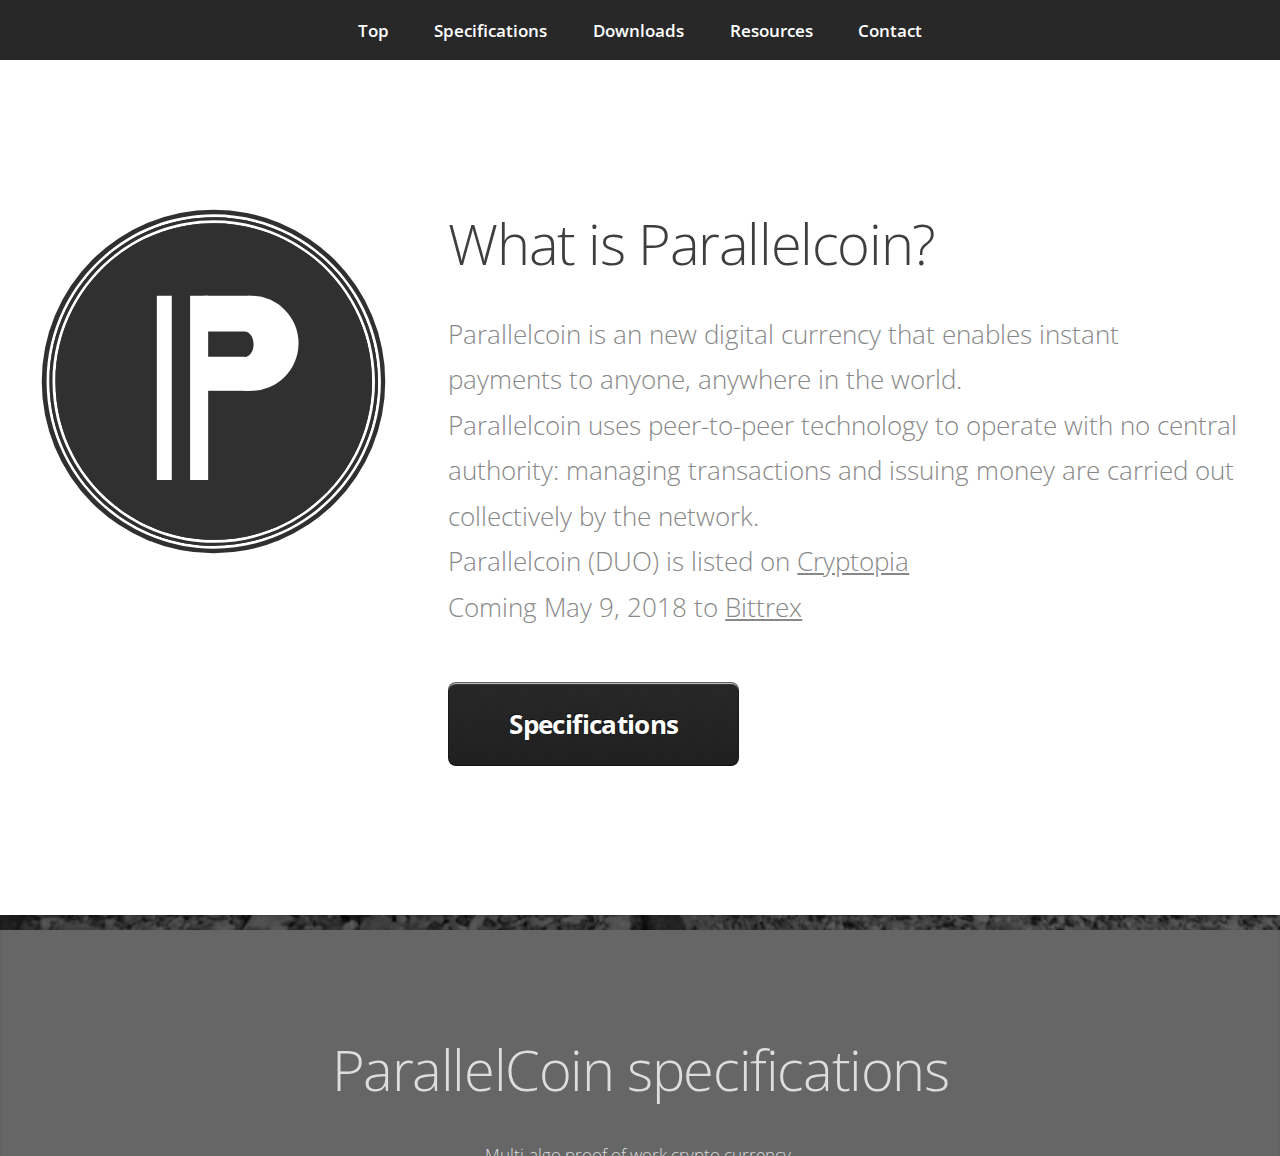
<file: index.html>
<html xmlns="http://www.w3.org/1999/xhtml" lang="en">

<head>
	<meta http-equiv="Content-Type" content="text/html; charset=utf-8" />
	<meta name="description" content="HTTrack is an easy-to-use website mirror utility. It allows you to download a World Wide website from the Internet to a local directory,building recursively all structures, getting html, images, and other files from the server to your computer. Links are rebuiltrelatively so that you can freely browse to the local site (works with any browser). You can mirror several sites together so that you can jump from one toanother. You can, also, update an existing mirror site, or resume an interrupted download. The robot is fully configurable, with an integrated help" />
	<meta name="keywords" content="httrack, HTTRACK, HTTrack, winhttrack, WINHTTRACK, WinHTTrack, offline browser, web mirror utility, aspirateur web, surf offline, web capture, www mirror utility, browse offline, local  site builder, website mirroring, aspirateur www, internet grabber, capture de site web, internet tool, hors connexion, unix, dos, windows 95, windows 98, solaris, ibm580, AIX 4.0, HTS, HTGet, web aspirator, web aspirateur, libre, GPL, GNU, free software" />
	<title>Local index - HTTrack Website Copier</title>
  <!-- Mirror and index made by HTTrack Website Copier/3.49-2 [XR&CO'2014] -->
	<style type="text/css">
	<!--

body {
	margin: 0;  padding: 0;  margin-bottom: 15px;  margin-top: 8px;
	background: #77b;
}
body, td {
	font: 14px "Trebuchet MS", Verdana, Arial, Helvetica, sans-serif;
	}

#subTitle {
	background: #000;  color: #fff;  padding: 4px;  font-weight: bold; 
	}

#siteNavigation a, #siteNavigation .current {
	font-weight: bold;  color: #448;
	}
#siteNavigation a:link    { text-decoration: none; }
#siteNavigation a:visited { text-decoration: none; }

#siteNavigation .current { background-color: #ccd; }

#siteNavigation a:hover   { text-decoration: none;  background-color: #fff;  color: #000; }
#siteNavigation a:active  { text-decoration: none;  background-color: #ccc; }


a:link    { text-decoration: underline;  color: #00f; }
a:visited { text-decoration: underline;  color: #000; }
a:hover   { text-decoration: underline;  color: #c00; }
a:active  { text-decoration: underline; }

#pageContent {
	clear: both;
	border-bottom: 6px solid #000;
	padding: 10px;  padding-top: 20px;
	line-height: 1.65em;
	background-image: url(backblue.gif);
	background-repeat: no-repeat;
	background-position: top right;
	}

#pageContent, #siteNavigation {
	background-color: #ccd;
	}


.imgLeft  { float: left;   margin-right: 10px;  margin-bottom: 10px; }
.imgRight { float: right;  margin-left: 10px;   margin-bottom: 10px; }

hr { height: 1px;  color: #000;  background-color: #000;  margin-bottom: 15px; }

h1 { margin: 0;  font-weight: bold;  font-size: 2em; }
h2 { margin: 0;  font-weight: bold;  font-size: 1.6em; }
h3 { margin: 0;  font-weight: bold;  font-size: 1.3em; }
h4 { margin: 0;  font-weight: bold;  font-size: 1.18em; }

.blak { background-color: #000; }
.hide { display: none; }
.tableWidth { min-width: 400px; }

.tblRegular       { border-collapse: collapse; }
.tblRegular td    { padding: 6px;  background-image: url(fade.gif);  border: 2px solid #99c; }
.tblHeaderColor, .tblHeaderColor td { background: #99c; }
.tblNoBorder td   { border: 0; }


// -->
</style>

</head>

<table width="76%" border="0" align="center" cellspacing="0" cellpadding="3" class="tableWidth">
	<tr>
	<td id="subTitle">HTTrack Website Copier - Open Source offline browser</td>
	</tr>
</table>
<table width="76%" border="0" align="center" cellspacing="0" cellpadding="0" class="tableWidth">
<tr class="blak">
<td>
	<table width="100%" border="0" align="center" cellspacing="1" cellpadding="0">
	<tr>
	<td colspan="6"> 
		<table width="100%" border="0" align="center" cellspacing="0" cellpadding="10">
		<tr> 
		<td id="pageContent"> 
<!-- ==================== End prologue ==================== -->

	<meta name="generator" content="HTTrack Website Copier/3.x">
	<TITLE>Local index - HTTrack</TITLE>
</HEAD>
<BODY>
<H1 ALIGN=Center>Index of locally available sites:</H1>
	<TABLE BORDER="0" WIDTH="100%" CELLSPACING="1" CELLPADDING="0">
		<TR>
			<TD BACKGROUND="fade.gif">
				&middot;
					<A HREF="parallelcoin.info/index.html">
						ParallelCoin - DUO
					</A>		
			</TD>
		</TR>
	</TABLE>
	<BR>
	<BR>
	<BR>
  	<H6 ALIGN="RIGHT">
	<I>Mirror and index made by HTTrack Website Copier [XR&amp;CO'2008]</I>
	</H6>
	<!-- Mirror and index made by HTTrack Website Copier/3.49-2 [XR&CO'2014] -->
	<!-- Thanks for using HTTrack Website Copier! -->
	<meta HTTP-EQUIV="Refresh" CONTENT="0; URL=parallelcoin.info/index.html">


<!-- ==================== Start epilogue ==================== -->
		</td>
		</tr>
		</table>
	</td>
	</tr>
	</table>
</td>
</tr>
</table>

<table width="76%" border="0" align="center" valign="bottom" cellspacing="0" cellpadding="0">
	<tr>
	<td id="footer"><small>&copy; 2008 Xavier Roche & other contributors - Web Design: Leto Kauler.</small></td>
	</tr>
</table>

</body>

</html>
</file>
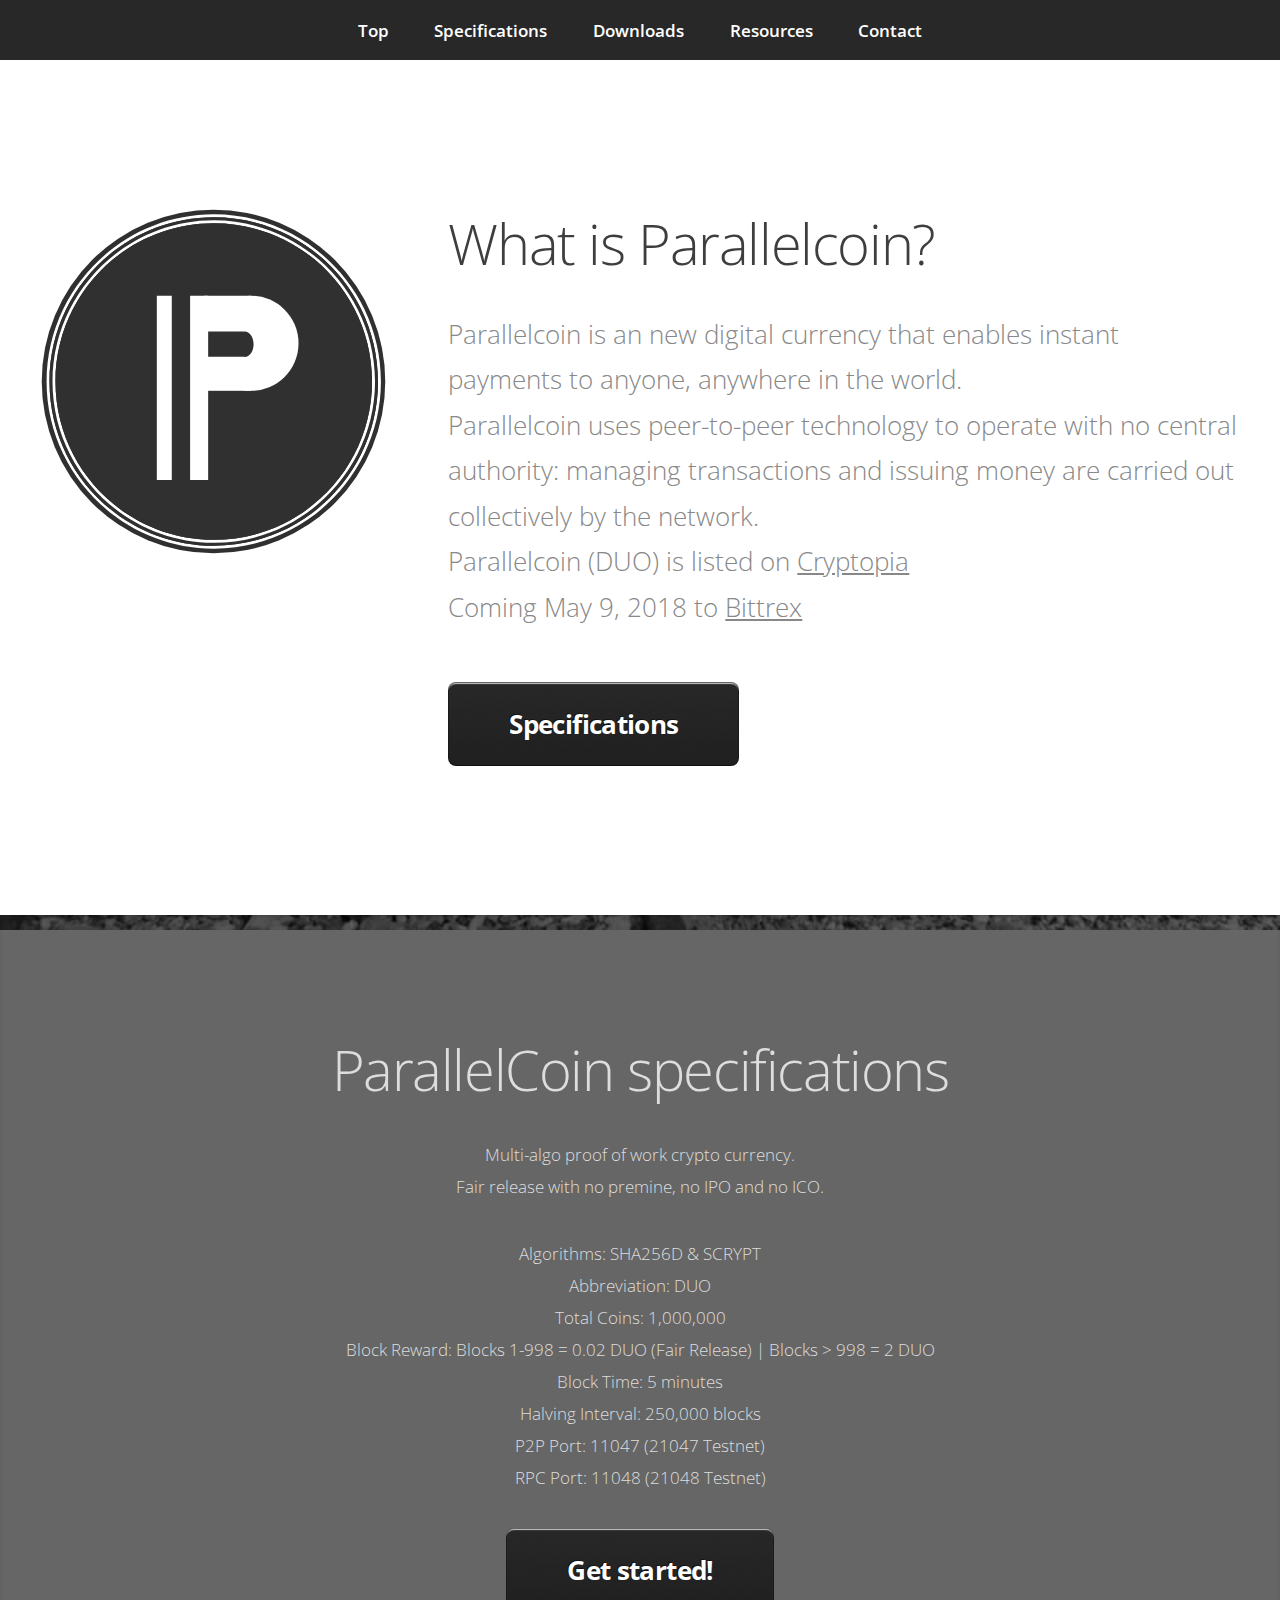
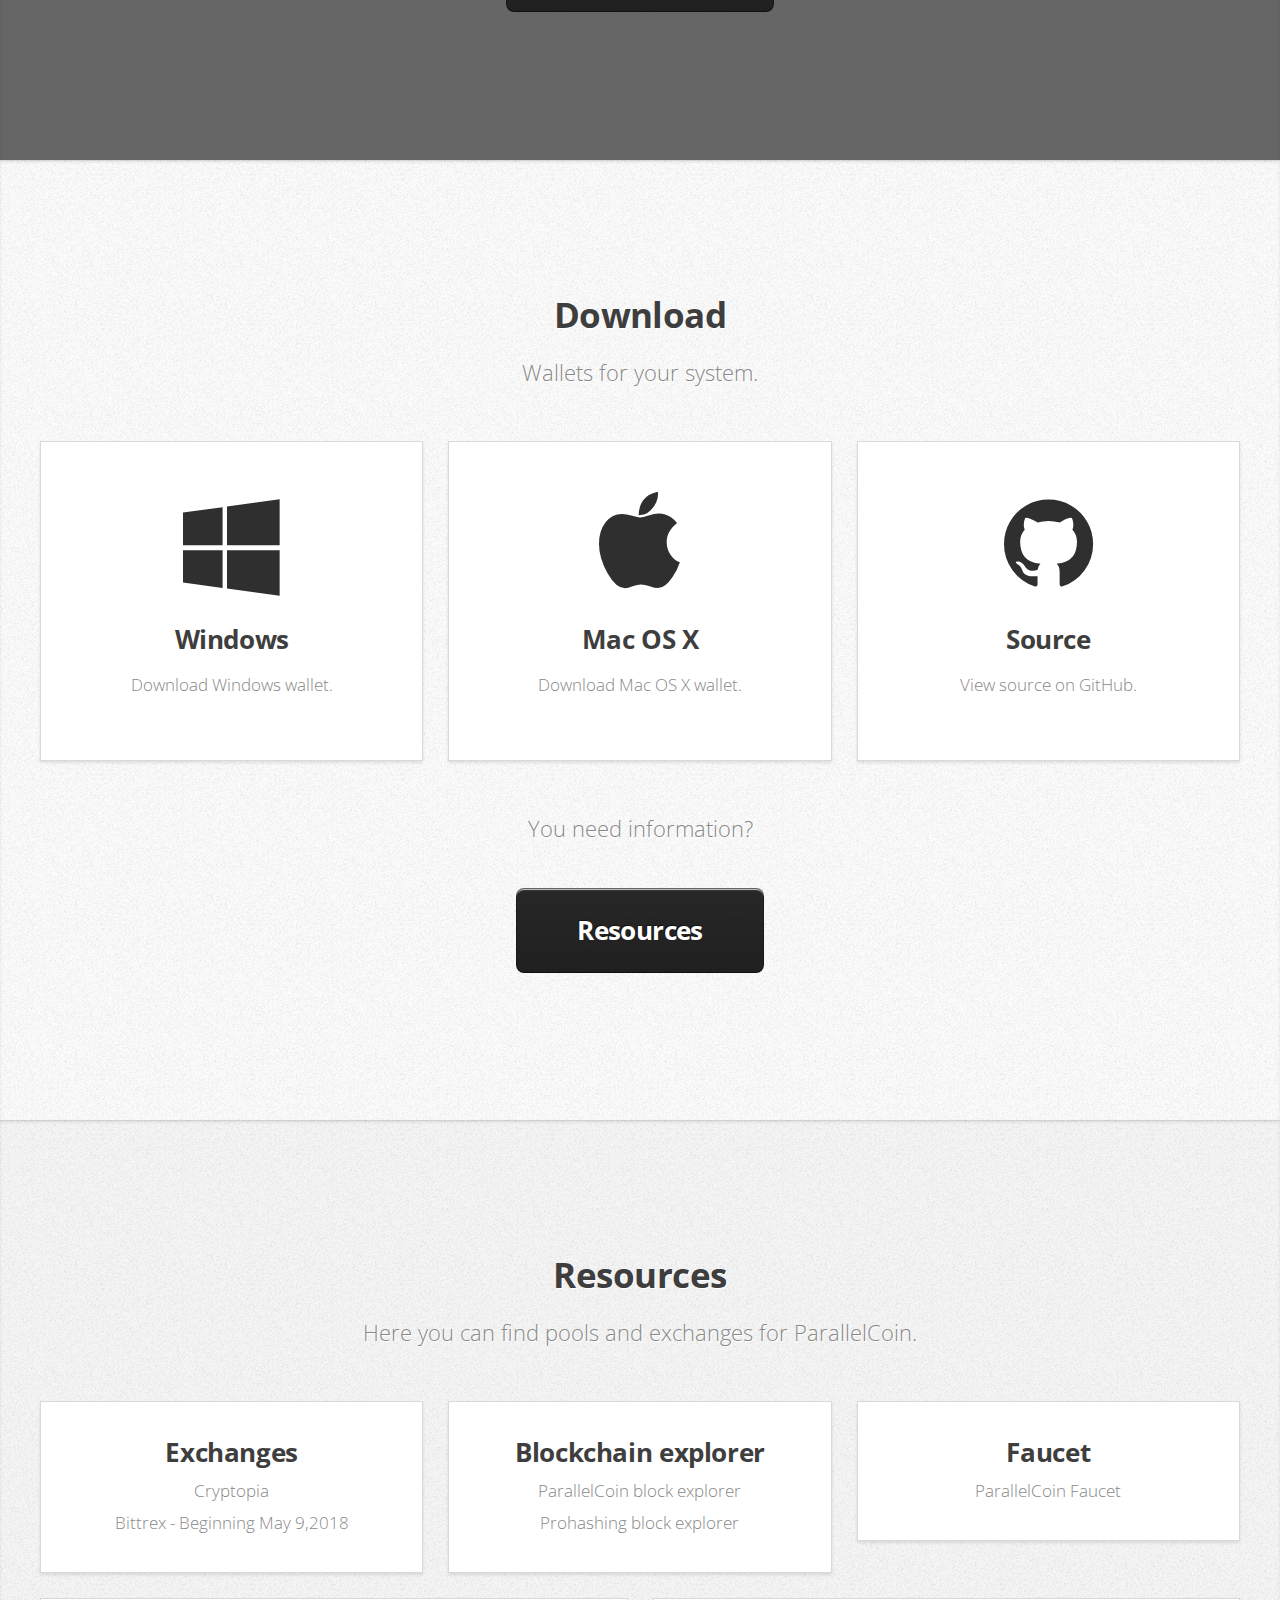
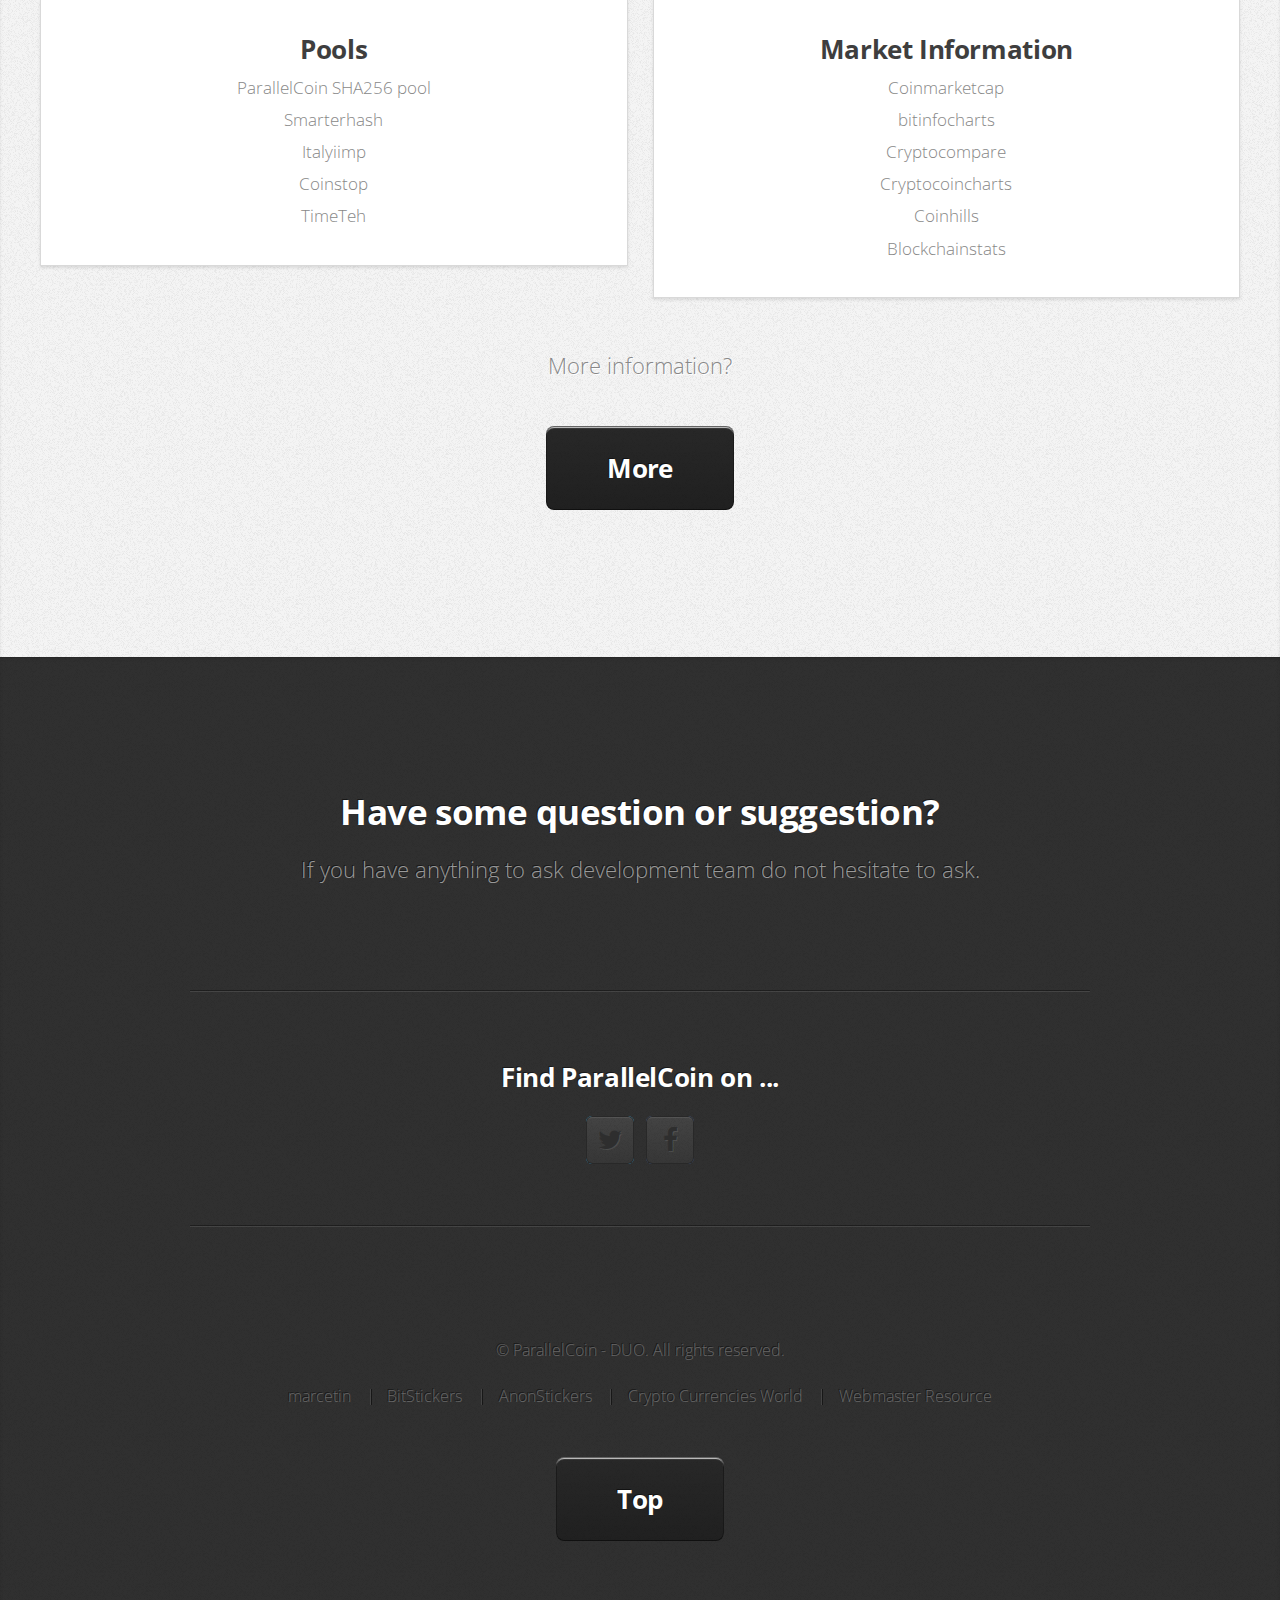
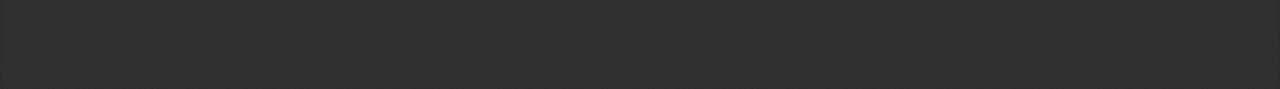
<file: parallelcoin.info/index.html>
<!DOCTYPE HTML>
<html>

<!-- Mirrored from parallelcoin.info/ by HTTrack Website Copier/3.x [XR&CO'2014], Fri, 04 May 2018 20:57:20 GMT -->
<head>
<title>ParallelCoin - DUO</title>
<meta http-equiv="content-type" content="text/html; charset=utf-8" />
<meta name="description" content="Parallelcoin is an experimental new digital currency that enables instant payments to anyone, anywhere in the world." />
<meta name="keywords" content="ParallelCoin, DUO" />
<link rel="icon" type="image/x-icon" href="images/favicon.ico">
<!--[if lte IE 8]><script src="css/ie/html5shiv.js"></script><![endif]-->
<script src="js/jquery.min.js"></script>
<script src="js/jquery.scrolly.min.js"></script>
<script src="js/skel.min.js"></script>
<script src="js/init.js"></script>
<noscript>
			<link rel="stylesheet" href="css/skel.css" />
			<link rel="stylesheet" href="css/style.css" />
			<link rel="stylesheet" href="css/style-desktop.css" />
		</noscript>
<!--[if lte IE 8]><link rel="stylesheet" href="css/ie/v8.css" /><![endif]-->
<!--[if lte IE 9]><link rel="stylesheet" href="css/ie/v9.css" /><![endif]-->
</head>
<body>

<nav id="nav">
<ul class="container">
<li><a href="#top">Top</a></li>
<li><a href="#specs">Specifications</a></li>
<li><a href="#work">Downloads</a></li>
<li><a href="#portfolio">Resources</a></li>
<li><a href="#contact">Contact</a></li>
</ul>
</nav>

<div class="wrapper style0 first">
<article class="container" id="top">
<div class="row">
<div class="4u">
<span class="image fit"><img src="images/logo1.svg" alt="DUO - ParallelCoin" /></span>
</div>
<div class="8u">
<header>
<h1>What is Parallelcoin?</h1>
</header>
<p>Parallelcoin is an new digital currency that enables instant payments to anyone, anywhere in the world. <br>Parallelcoin uses peer-to-peer technology to operate with no central authority: managing transactions and issuing money are carried out collectively by the network.<br> Parallelcoin (DUO) is listed on <a href="https://www.cryptopia.co.nz/Exchange?market=DUO_BTC" target="_blank"><u>Cryptopia</u></a><br>
	Coming May 9, 2018 to <a href="https://bittrex.com" target="_blank"><u>Bittrex</u></a></p>
<a href="#specs" class="button big scrolly">Specifications</a>
</div>
</div>
</article>
</div>

<div class="wrapper style1">
<article class="container" id="specs">
<div class="row">
<div class="12u">
<header>
<h1>ParallelCoin specifications</h1>
</header>
<p>Multi-algo proof of work crypto currency.<br>Fair release with no premine, no IPO and no ICO.<br>
<ul>
<li>Algorithms: SHA256D & SCRYPT</li>
<li>Abbreviation: DUO</li>
<li>Total Coins: 1,000,000</li>
<li>Block Reward: Blocks 1-998 = 0.02 DUO (Fair Release) | Blocks > 998 = 2 DUO</li>
<li>Block Time: 5 minutes</li>
<li>Halving Interval: 250,000 blocks</li>
<li>P2P Port: 11047 (21047 Testnet)</li>
<li>RPC Port: 11048 (21048 Testnet)</li>
</ul>
</p>
<a href="#work" class="button big scrolly">Get started!</a>
</div>
</div>
</article>
</div>

<div class="wrapper style2">
<article id="work">
<header>
<h2>Download</h2>
<p>Wallets for your system.</p>
</header>
<div class="container">
<div class="row">
<div class="4u">
<section class="box style1">
<a href="download/Parallelcoin-qt-v1.2.0.0-Win.zip" target="_blank">
<span class="icon featured fa-windows"></span>
<h3>Windows</h3>
<p>Download Windows wallet.</p>
</a>
</section>
</div>
<div class="4u">
<section class="box style1">
<a href="https://github.com/marcetin/parallelcoin" target="_blank">
<span class="icon featured fa-apple"></span>
<h3>Mac OS X</h3>
<p>Download Mac OS X wallet.</p>
</a>
</section>
</div>
<div class="4u">
<section class="box style1">
<a href="https://github.com/marcetin/parallelcoin" target="_blank">
<span class="icon featured fa-github"></span>
<h3>Source</h3>
<p>View source on GitHub.</p>
</a>
</section>
</div>
</div>
</div>
<footer>
<p>You need information?</p>
<a href="#portfolio" class="button big scrolly">Resources</a>
</footer>
</article>
</div>

<div class="wrapper style3">
<article id="portfolio">
<header>
<h2>Resources</h2>
<p>Here you can find pools and exchanges for ParallelCoin.</p>
</header>
<div class="container">
<div class="row">
<div class="4u">
<article class="box style2">
<h3>Exchanges</h3>
<p><a href="https://www.cryptopia.co.nz/Exchange?market=DUO_BTC" target="_blank">Cryptopia</a></p>
<p><a href="https://bittrex.com" target="_blank">Bittrex - Beginning May 9,2018</a></p>
</article>
</div>
<div class="4u">
<article class="box style2">
<h3>Blockchain explorer</h3>
<p><a href="http://explorer.parallelcoin.info/" target="_blank">ParallelCoin block explorer</a></p>
<p><a href="https://prohashing.com/explorer/Parallelcoin/" target="_blank">Prohashing block explorer</a></p>
</article>
</div>
<div class="4u">
<article class="box style2">
<h3>Faucet</h3>
<p><a href="http://faucet.parallelcoin.info/">ParallelCoin Faucet</a></p>
</article>
</div>
</div>
<div class="row">
<div class="6u">
<article class="box style2">
<h3>Pools</h3>
<p><a href="http://pool.parallelcoin.info/" target="_blank">ParallelCoin SHA256 pool</a></p>
<p><a href="http://duo.smarterhash.com/" target="_blank">Smarterhash</a></p>
<p><a href="http://italyiimp.com/site/mining/" target="_blank">Italyiimp</a></p>
<p><a href="https://duo.coinstop.me/" target="_blank">Coinstop</a></p>
<p><a href="http://timeteh.com/" target="_blank">TimeTeh</a></p>
</article>
</div>
<div class="6u">
<article class="box style2">
<h3>Market Information</h3>
<p><a href="http://coinmarketcap.com/currencies/parallelcoin" target="_blank">Coinmarketcap</a></p>
<p><a href="https://bitinfocharts.com/de/parallelcoin/" target="_blank">bitinfocharts</a></p>
<p><a href="https://www.cryptocompare.com/coins/duo/overview" target="_blank">Cryptocompare</a></p>
<p><a href="http://www.cryptocoincharts.info/coins/show/duo" target="_blank">Cryptocoincharts</a></p>
<p><a href="https://www.coinhills.com/market/duo/" target="_blank">Coinhills</a></p>
<p><a href="http://www.blockchainstats.org/altcoin-market-data/parallelcoin-market-data/" target="_blank">Blockchainstats</a></p>
</article>
</div>
</div>
</div>
<footer>
<p>More information?</p>
<a href="#contact" class="button big scrolly">More</a>
</footer>
</article>
</div>

<div class="wrapper style4">
<article id="contact" class="container 75%">
<header>
<h2>Have some question or suggestion?</h2>
<p>If you have anything to ask development team do not hesitate to ask.</p>
</header>
<div>

<div class="row">
<div class="12u">
<hr />
<h3>Find ParallelCoin on ...</h3>
<ul class="social">
<li><a href="https://twitter.com/parallelcoinduo" class="icon fa-twitter"><span class="label">Twitter</span></a></li>
<li><a href="#" class="icon fa-facebook"><span class="label">Facebook</span></a></li>

</ul>
<hr />
</div>
</div>
</div>
<footer>
<ul id="copyright">
<li>&copy; ParallelCoin - DUO. All rights reserved.</li>
</ul>
<ul id="copyright">
<li><a href="http://marcetin.com/">marcetin</a></li>
<li><a href="https://bitstickers.net/">BitStickers</a></li>
<li><a href="https://anonstickers.shop/">AnonStickers</a></li>
<li><a href="http://com-http.us/">Crypto Currencies World</a></li>
<li><a href="http://com-http.org/">Webmaster Resource</a></li>
</ul>
</footer>
</article>
<a href="#top" class="button big scrolly">Top</a>
</div>
</body>

<!-- Mirrored from parallelcoin.info/ by HTTrack Website Copier/3.x [XR&CO'2014], Fri, 04 May 2018 20:57:24 GMT -->
</html>
</file>
<file: parallelcoin.info/css/style-desktop.css>
body,input,textarea,select{font-size:13pt}h1{font-size:3.25em;letter-spacing:-.025em}h2{font-size:2em;letter-spacing:-.015em}h3{font-size:1.5em;letter-spacing:-.015em}h1,h2,h3,h4,h5,h6{margin:0 0 .75em}header{margin:0 0 3em}header>p{font-size:1.25em;margin:0}footer{margin:3em 0 0}footer>p{font-size:1.25em}form{}form .button{margin:0 .5em}input[type=button],input[type=submit],input[type=reset],.button{padding:1em 2.35em;font-size:1.1em}input[type=button].big,input[type=submit].big,input[type=reset].big,.button.big{font-size:1.5em;letter-spacing:-.025em}.box{padding:2em}.box.style1{padding:3em 2em 3.5em}.box.style1 h3{margin-bottom:.5em}.box.style2{}.box.style2 h3{margin-bottom:.25em}.box.style2 .image{position:relative;left:2em;top:2em;margin:-4em 0 4em -4em;width:auto}.wrapper{padding:8em 0;text-align:center}.wrapper.first{padding-top:12em}#nav{}#nav a:hover{background:#383838}#nav a:active{background:#484848}#nav a{padding:.2em 1em;margin:.6em .2em;font-weight:600;border-radius:8px;-moz-transition:background-color .2s ease-in-out;-webkit-transition:background-color .2s ease-in-out;-o-transition:background-color .2s ease-in-out;-ms-transition:background-color .2s ease-in-out;transition:background-color .2s ease-in-out;color:#fff}#top{text-align:left}#top .image{width:20em;height:20em;margin:0}#top h1{margin-top:.35em}#top p{font-size:1.5em;line-height:1.75em}#contact{}#contact footer{font-size:.9em}#copyright{font-size:1em;line-height:1em}#copyright li{display:inline-block;border-left:solid 1px rgba(0,0,0,.5);box-shadow:-1px 0 0 0 rgba(255,255,255,.1);padding:0 0 0 1em;margin:0 0 0 1em}#copyright li:first-child{border:0;box-shadow:none;padding-left:0;margin-left:0}
</file>
<file: parallelcoin.info/css/skel.css>
/* Resets (http://meyerweb.com/eric/tools/css/reset/ | v2.0 | 20110126 | License: none (public domain)) */

	html,body,div,span,applet,object,iframe,h1,h2,h3,h4,h5,h6,p,blockquote,pre,a,abbr,acronym,address,big,cite,code,del,dfn,em,img,ins,kbd,q,s,samp,small,strike,strong,sub,sup,tt,var,b,u,i,center,dl,dt,dd,ol,ul,li,fieldset,form,label,legend,table,caption,tbody,tfoot,thead,tr,th,td,article,aside,canvas,details,embed,figure,figcaption,footer,header,hgroup,menu,nav,output,ruby,section,summary,time,mark,audio,video{margin:0;padding:0;border:0;font-size:100%;font:inherit;vertical-align:baseline;}article,aside,details,figcaption,figure,footer,header,hgroup,menu,nav,section{display:block;}body{line-height:1;}ol,ul{list-style:none;}blockquote,q{quotes:none;}blockquote:before,blockquote:after,q:before,q:after{content:'';content:none;}table{border-collapse:collapse;border-spacing:0;}body{-webkit-text-size-adjust:none}

/* Box Model */

	*, *:before, *:after {
		-moz-box-sizing: border-box;
		-webkit-box-sizing: border-box;
		box-sizing: border-box;
	}

/* Container */

	.container {
		margin-left: auto;
		margin-right: auto;

		/* width: (containers) */
		width: 1200px;
	}

	/* Modifiers */

		/* 125% */
			.container.\31 25\25 {
				width: 100%;

				/* max-width: (containers * 1.25) */
				max-width: 1500px;

				/* min-width: (containers) */
				min-width: 1200px;
			}

		/* 75% */
			.container.\37 5\25 {

				/* width: (containers * 0.75) */
				width: 900px;

			}

		/* 50% */
			.container.\35 0\25 {

				/* width: (containers * 0.50) */
				width: 600px;

			}

		/* 25% */
			.container.\32 5\25 {

				/* width: (containers * 0.25) */
				width: 300px;

			}

/* Grid */

	.row {
		border-bottom: solid 1px transparent;
	}

	.row > * {
		float: left;
	}

	.row:after, .row:before {
		content: '';
		display: block;
		clear: both;
		height: 0;
	}

	.row.uniform > * > :first-child {
		margin-top: 0;
	}

	.row.uniform > * > :last-child {
		margin-bottom: 0;
	}

	/* Gutters */

		/* Normal */

			.row > * {
				/* padding: (gutters.horizontal) 0 0 (gutters.vertical) */
				padding: 40px 0 0 40px;
			}

			.row {
				/* margin: -(gutters.horizontal) 0 -1px -(gutters.vertical) */
				margin: -40px 0 -1px -40px;
			}

			.row.uniform > * {
				/* padding: (gutters.vertical) 0 0 (gutters.vertical) */
				padding: 40px 0 0 40px;
			}

			.row.uniform {
				/* margin: -(gutters.vertical) 0 -1px -(gutters.vertical) */
				margin: -40px 0 -1px -40px;
			}

		/* 200% */

			.row.\32 00\25 > * {
				/* padding: (gutters.horizontal) 0 0 (gutters.vertical) */
				padding: 80px 0 0 80px;
			}

			.row.\32 00\25 {
				/* margin: -(gutters.horizontal) 0 -1px -(gutters.vertical) */
				margin: -80px 0 -1px -80px;
			}

			.row.uniform.\32 00\25 > * {
				/* padding: (gutters.vertical) 0 0 (gutters.vertical) */
				padding: 80px 0 0 80px;
			}

			.row.uniform.\32 00\25 {
				/* margin: -(gutters.vertical) 0 -1px -(gutters.vertical) */
				margin: -80px 0 -1px -80px;
			}

		/* 150% */

			.row.\31 50\25 > * {
				/* padding: (gutters.horizontal) 0 0 (gutters.vertical) */
				padding: 60px 0 0 60px;
			}

			.row.\31 50\25 {
				/* margin: -(gutters.horizontal) 0 -1px -(gutters.vertical) */
				margin: -60px 0 -1px -60px;
			}

			.row.uniform.\31 50\25 > * {
				/* padding: (gutters.vertical) 0 0 (gutters.vertical) */
				padding: 60px 0 0 60px;
			}

			.row.uniform.\31 50\25 {
				/* margin: -(gutters.vertical) 0 -1px -(gutters.vertical) */
				margin: -60px 0 -1px -60px;
			}

		/* 50% */

			.row.\35 0\25 > * {
				/* padding: (gutters.horizontal) 0 0 (gutters.vertical) */
				padding: 20px 0 0 20px;
			}

			.row.\35 0\25 {
				/* margin: -(gutters.horizontal) 0 -1px -(gutters.vertical) */
				margin: -20px 0 -1px -20px;
			}

			.row.uniform.\35 0\25 > * {
				/* padding: (gutters.vertical) 0 0 (gutters.vertical) */
				padding: 20px 0 0 20px;
			}

			.row.uniform.\35 0\25 {
				/* margin: -(gutters.vertical) 0 -1px -(gutters.vertical) */
				margin: -20px 0 -1px -20px;
			}

		/* 25% */

			.row.\32 5\25 > * {
				/* padding: (gutters.horizontal) 0 0 (gutters.vertical) */
				padding: 10px 0 0 10px;
			}

			.row.\32 5\25 {
				/* margin: -(gutters.horizontal) 0 -1px -(gutters.vertical) */
				margin: -10px 0 -1px -10px;
			}

			.row.uniform.\32 5\25 > * {
				/* padding: (gutters.vertical) 0 0 (gutters.vertical) */
				padding: 10px 0 0 10px;
			}

			.row.uniform.\32 5\25 {
				/* margin: -(gutters.vertical) 0 -1px -(gutters.vertical) */
				margin: -10px 0 -1px -10px;
			}

		/* 0% */

			.row.\30 \25 > * {
				padding: 0;
			}

			.row.\30 \25 {
				margin: 0 0 -1px 0;
			}

	/* Cells */

		.\31 2u, .\31 2u\24 { width: 100%; clear: none; margin-left: 0; }
		.\31 1u, .\31 1u\24 { width: 91.6666666667%; clear: none; margin-left: 0; }
		.\31 0u, .\31 0u\24 { width: 83.3333333333%; clear: none; margin-left: 0; }
		.\39 u, .\39 u\24 { width: 75%; clear: none; margin-left: 0; }
		.\38 u, .\38 u\24 { width: 66.6666666667%; clear: none; margin-left: 0; }
		.\37 u, .\37 u\24 { width: 58.3333333333%; clear: none; margin-left: 0; }
		.\36 u, .\36 u\24 { width: 50%; clear: none; margin-left: 0; }
		.\35 u, .\35 u\24 { width: 41.6666666667%; clear: none; margin-left: 0; }
		.\34 u, .\34 u\24 { width: 33.3333333333%; clear: none; margin-left: 0; }
		.\33 u, .\33 u\24 { width: 25%; clear: none; margin-left: 0; }
		.\32 u, .\32 u\24 { width: 16.6666666667%; clear: none; margin-left: 0; }
		.\31 u, .\31 u\24 { width: 8.3333333333%; clear: none; margin-left: 0; }

		.\31 2u\24 + *,
		.\31 1u\24 + *,
		.\31 0u\24 + *,
		.\39 u\24 + *,
		.\38 u\24 + *,
		.\37 u\24 + *,
		.\36 u\24 + *,
		.\35 u\24 + *,
		.\34 u\24 + *,
		.\33 u\24 + *,
		.\32 u\24 + *,
		.\31 u\24 + * {
			clear: left;
		}

		.\-11u { margin-left: 91.6666666667% }
		.\-10u { margin-left: 83.3333333333% }
		.\-9u { margin-left: 75% }
		.\-8u { margin-left: 66.6666666667% }
		.\-7u { margin-left: 58.3333333333% }
		.\-6u { margin-left: 50% }
		.\-5u { margin-left: 41.6666666667% }
		.\-4u { margin-left: 33.3333333333% }
		.\-3u { margin-left: 25% }
		.\-2u { margin-left: 16.6666666667% }
		.\-1u { margin-left: 8.3333333333% }
</file>
<file: parallelcoin.info/css/style.css>
@charset 'UTF-8';@import 'https://fonts.googleapis.com/css?family=Open+Sans:300,300italic,600,600italic,700';@import 'font-awesome.min.css';body,input,textarea,select{font-family:open sans,sans-serif;line-height:1.85em;color:#888;font-weight:300}body.is-loading *{-moz-transition:none!important;-webkit-transition:none!important;-o-transition:none!important;-ms-transition:none!important;transition:none!important;-moz-animation:none!important;-webkit-animation:none!important;-o-animation:none!important;-ms-animation:none!important;animation:none!important}body{background-image:url(../images/bg01.jpg);background-position:center center;background-repeat:no-repeat;background-size:cover;background-attachment:fixed}a,a:visited{color:#888;text-decoration:none;-moz-transition:color .2s ease-in-out;-webkit-transition:color .2s ease-in-out;-o-transition:color .2s ease-in-out;-ms-transition:color .2s ease-in-out;transition:color .2s ease-in-out}a:hover{}a img{border:0}b,strong{font-weight:600;color:#3e3e3e}i,em{font-style:italic}sub{position:relative;top:.5em;font-size:.8em}sup{position:relative;top:-.5em;font-size:.8em}blockquote{border-left:solid .75em #eee;padding:1em 0 1em 1.5em;font-style:italic}h1,h2,h3,h4,h5,h6{color:#3e3e3e}h1 a,h2 a,h3 a,h4 a,h5 a,h6 a{text-decoration:none;color:inherit}h2,h3,h4,h5,h6{font-weight:700}h1{font-weight:300}h1 strong{font-weight:700}em,i{font-style:italic}br.clear{clear:both}hr{border:0;border-top:solid 1px #444;border-top-color:rgba(0,0,0,.35);box-shadow:0 1px 0 0 rgba(255,255,255,.1);height:1px;margin:3em 0 4em}p,ul,ol,dl,table{margin-bottom:2em}form{}form label{color:#3e3e3e;font-weight:700;display:block;margin:0 0 .5em}form input[type=text],form input[type=email],form input[type=password],form select,form textarea{-webkit-appearance:none;display:block;border:0;padding:.75em;font-size:1em;border-radius:8px;border:solid 1px #ddd;background:#fff;color:#bbb;box-shadow:inset 0 2px 3px 1px rgba(0,0,0,.05),0 1px 0 0 rgba(255,255,255,.025);width:100%;-moz-transition:background .2s ease-in-out,box-shadow .2s ease-in-out;-webkit-transition:background .2s ease-in-out,box-shadow .2s ease-in-out;-o-transition:background .2s ease-in-out,box-shadow .2s ease-in-out;-ms-transition:background .2s ease-in-out,box-shadow .2s ease-in-out;transition:background .2s ease-in-out,box-shadow .2s ease-in-out}form input[type=text]:focus,form input[type=email]:focus,form input[type=password]:focus,form select:focus,form textarea:focus{background:#fafafa;box-shadow:inset 0 2px 5px 0 rgba(0,0,0,.05),0 1px 0 0 rgba(255,255,255,.025),inset 0 0 2px 1px #43bff0}form textarea{height:15em}form .formerize-placeholder{color:#555!important}form ::-webkit-input-placeholder{color:#555!important}form :-moz-placeholder{color:#555!important}form ::-moz-placeholder{color:#555!important}form :-ms-input-placeholder{color:#555!important}form ::-moz-focus-inner{border:0}table{width:100%}table.default{width:100%}table.default tr{border-top:solid 1px #eee}table.default tr:first-child{border-top:0}table.default td{padding:.5em 1em}table.default th{text-align:left;padding:.5em 1em;font-weight:600;margin:0 0 1em}table.default thead{background:#4f4f4f;color:#fff}table.default tfoot{}table.default tbody{}section,article{margin-bottom:3em}section>:last-child,article>:last-child{margin-bottom:0}section:last-child,article:last-child{margin-bottom:0}.image{display:inline-block;position:relative}.image img{display:block;width:100%}.image.fit{display:block;width:100%}.image.featured{display:block;width:100%;margin:0 0 2em}.image.left{float:left;margin:0 2em 2em 0}.image.centered{display:block;margin:0 0 2em}.image.centered img{margin:0 auto;width:auto}input[type=button],input[type=submit],input[type=reset],.button{-webkit-appearance:none;position:relative;display:inline-block;color:#fff!important;text-decoration:none;font-weight:700;border:0;outline:0;cursor:pointer;border-radius:8px;text-shadow:-1px -1px .5px rgba(0,0,0,.5);overflow:hidden;box-shadow:inset 0 0 0 1px rgba(0,0,0,.5),inset 0 2px 1px 0 rgba(255,255,255,.75);background:#282828;background-image:url('images/bg.png'),-moz-linear-gradient(top,rgba(0,0,0,0),rgba(0,0,0,0.2));background-image:url('images/bg.png'),-webkit-linear-gradient(top,rgba(0,0,0,0),rgba(0,0,0,0.2));background-image:url('images/bg.png'),-o-linear-gradient(top,rgba(0,0,0,0),rgba(0,0,0,0.2));background-image:url('images/bg.png'),-ms-linear-gradient(top,rgba(0,0,0,0),rgba(0,0,0,0.2));background-image:url('images/bg.png'),linear-gradient(top,rgba(0,0,0,0),rgba(0,0,0,0.2));-moz-transition:background-color .2s ease-in-out;-webkit-transition:background-color .2s ease-in-out;-o-transition:background-color .2s ease-in-out;-ms-transition:background-color .2s ease-in-out;transition:background-color .2s ease-in-out}input[type=button]:hover,input[type=submit]:hover,input[type=reset]:hover,.button:hover{background-color:#101010;color:#fff!important}input[type=button]:active,input[type=submit]:active,input[type=reset]:active,.button:active{background-color:#505050;top:1px}input[type=button].alt,input[type=submit].alt,input[type=reset].alt,.button.alt{background-color:#444;box-shadow:inset 0 0 0 1px #242424,inset 0 2px 1px 0 rgba(255,255,255,.2)}input[type=button].alt:hover,input[type=submit].alt:hover,input[type=reset].alt:hover,.button.alt:hover{background-color:#4f4f4f;color:#fff!important}input[type=button].alt:active,input[type=submit].alt:active,input[type=reset].alt:active,.button.alt:active{background-color:#3f3f3f}ul{}ul.default{list-style:disc;padding-left:1em}ul.default li{padding-left:.5em}ul.social{cursor:default;margin:0}ul.social li{position:relative;display:inline-block;margin:.25em;top:0}ul.social li a{display:block;width:48px;height:48px;border-radius:6px;top:0;position:relative;-moz-transition:top .2s ease-in-out;-webkit-transition:top .2s ease-in-out;-o-transition:top .2s ease-in-out;-ms-transition:top .2s ease-in-out;transition:top .2s ease-in-out}ul.social li a:before{background-color:#444;background-image:url('images/bg.png'),-moz-linear-gradient(top,rgba(0,0,0,0),rgba(0,0,0,0.2));background-image:url('images/bg.png'),-ms-linear-gradient(top,rgba(0,0,0,0),rgba(0,0,0,0.2));background-image:url('images/bg.png'),-o-linear-gradient(top,rgba(0,0,0,0),rgba(0,0,0,0.2));background-image:url('images/bg.png'),-webkit-linear-gradient(top,rgba(0,0,0,0),rgba(0,0,0,0.2));background-image:url('images/bg.png'),linear-gradient(top,rgba(0,0,0,0),rgba(0,0,0,0.2));border-radius:6px;box-shadow:inset 0 0 0 1px #282828,inset 0 2px 1px 0 rgba(255,255,255,.1);color:#2e2e2e!important;display:block;font-size:26px;height:48px;line-height:48px;text-align:center;outline:0;overflow:hidden;text-shadow:1px 1px 0 rgba(255,255,255,.1);width:48px;-moz-transition:background-color .2s ease-in-out;-webkit-transition:background-color .2s ease-in-out;-o-transition:background-color .2s ease-in-out;-ms-transition:background-color .2s ease-in-out;transition:background-color .2s ease-in-out}ul.social li a.fa-twitter{background-color:#2daae4}ul.social li a.fa-facebook{background-color:#3c5a98}ul.social li a.fa-dribbble{background-color:#c4376b}ul.social li a.fa-linkedin{background-color:#006599}ul.social li a.fa-tumblr{background-color:#51718a}ul.social li a.fa-google-plus{background-color:#da2713}ul.social li a.fa-github{background-color:#fafafa}ul.social li a.fa-rss{background-color:#f2600b}ul.social li a.fa-instagram{background-color:#e0d7c8}ul.social li a.fa-foursquare{background-color:#39a3d4}ul.social li a.fa-skype{background-color:#10bef1}ul.social li a.fa-soundcloud{background-color:#fe5419}ul.social li a.fa-youtube{background-color:#bf2e25}ul.social li a.fa-blogger{background-color:#ff6501}ul.social li a.fa-flickr{background-color:#0062db}ul.social li a.fa-vimeo{background-color:#4c8ab0}ul.social li a:hover{top:-5px}ul.social li a:hover:before{background-color:transparent}ul.actions{}ul.actions li{display:inline-block;margin:0 0 0 1em}ul.actions li:first-child{margin-left:0}ol{}ol.default{list-style:decimal;padding-left:1.25em}ol.default li{padding-left:.25em}.box{background:#fff;box-shadow:inset 0 0 0 1px rgba(0,0,0,.15),0 2px 3px 0 rgba(0,0,0,.1);text-align:center}.icon{text-decoration:none}.icon:before{display:inline-block;font-family:FontAwesome;font-size:1.25em;text-decoration:none;font-style:normal;font-weight:400;line-height:1;-webkit-font-smoothing:antialiased;-moz-osx-font-smoothing:grayscale}.icon>.label{display:none}.icon.featured{color:#2f2f2f;display:block;margin:0 0 1.5em;cursor:default}.icon.featured:before{font-size:6em}.wrapper{background-image:url(images/bg.png);box-shadow:inset 0 1px 0 0 rgba(0,0,0,.05),inset 0 2px 3px 0 rgba(0,0,0,.1)}.wrapper.first{box-shadow:none}.wrapper.style0{background-image:none;background-color:#fff}.wrapper.style1{background-image:none;background-color:rgba(0,0,0,.6)}.wrapper.style1 h1,.wrapper.style1 p,.wrapper.style1 li{color:#ddd}.wrapper.style2{background-color:#fafafa;text-shadow:1px 1px 0 #fff}.wrapper.style3{background-color:#f4f4f4;text-shadow:1px 1px 0 #fff}.wrapper.style4{background-color:#303030;color:#999;text-shadow:-1px -1px 0 #181818}.wrapper.style4 h1,.wrapper.style4 h2,.wrapper.style4 h3,.wrapper.style4 h4,.wrapper.style4 h5,.wrapper.style4 h6{color:#fff}.wrapper.style4 form input[type=text],.wrapper.style4 form input[type=password],.wrapper.style4 form select,.wrapper.style4 form textarea{border:0;background:#282828}.wrapper.style4 form input[type=text]:focus,.wrapper.style4 form input[type=password]:focus,.wrapper.style4 form select:focus,.wrapper.style4 form textarea:focus{background:#252525}#nav{background-color:#282828;text-align:center;position:fixed;left:0;top:0;width:100%;z-index:10000;cursor:default}#nav ul{margin-bottom:0}#nav li{display:inline-block}#nav a{position:relative;display:block;color:#fff;text-decoration:none;outline:0}#nav a:hover{color:#fff!important}#nav a.active:before{content:'';display:block;position:absolute;bottom:-.6em;left:50%;margin-left:-.75em;border-left:solid .75em transparent;border-right:solid .75em transparent;border-top:solid .6em #282828}#top{}#top .image{border-radius:50%}#top .image img{border-radius:50%}#top p{}#top p a{color:inherit}#copyright{color:#666}#copyright a{color:inherit;-moz-transition:color .2s ease-in-out;-webkit-transition:color .2s ease-in-out;-o-transition:color .2s ease-in-out;-ms-transition:color .2s ease-in-out;transition:color .2s ease-in-out}#copyright a:hover{color:#777}.box p{margin:0}
</file>
